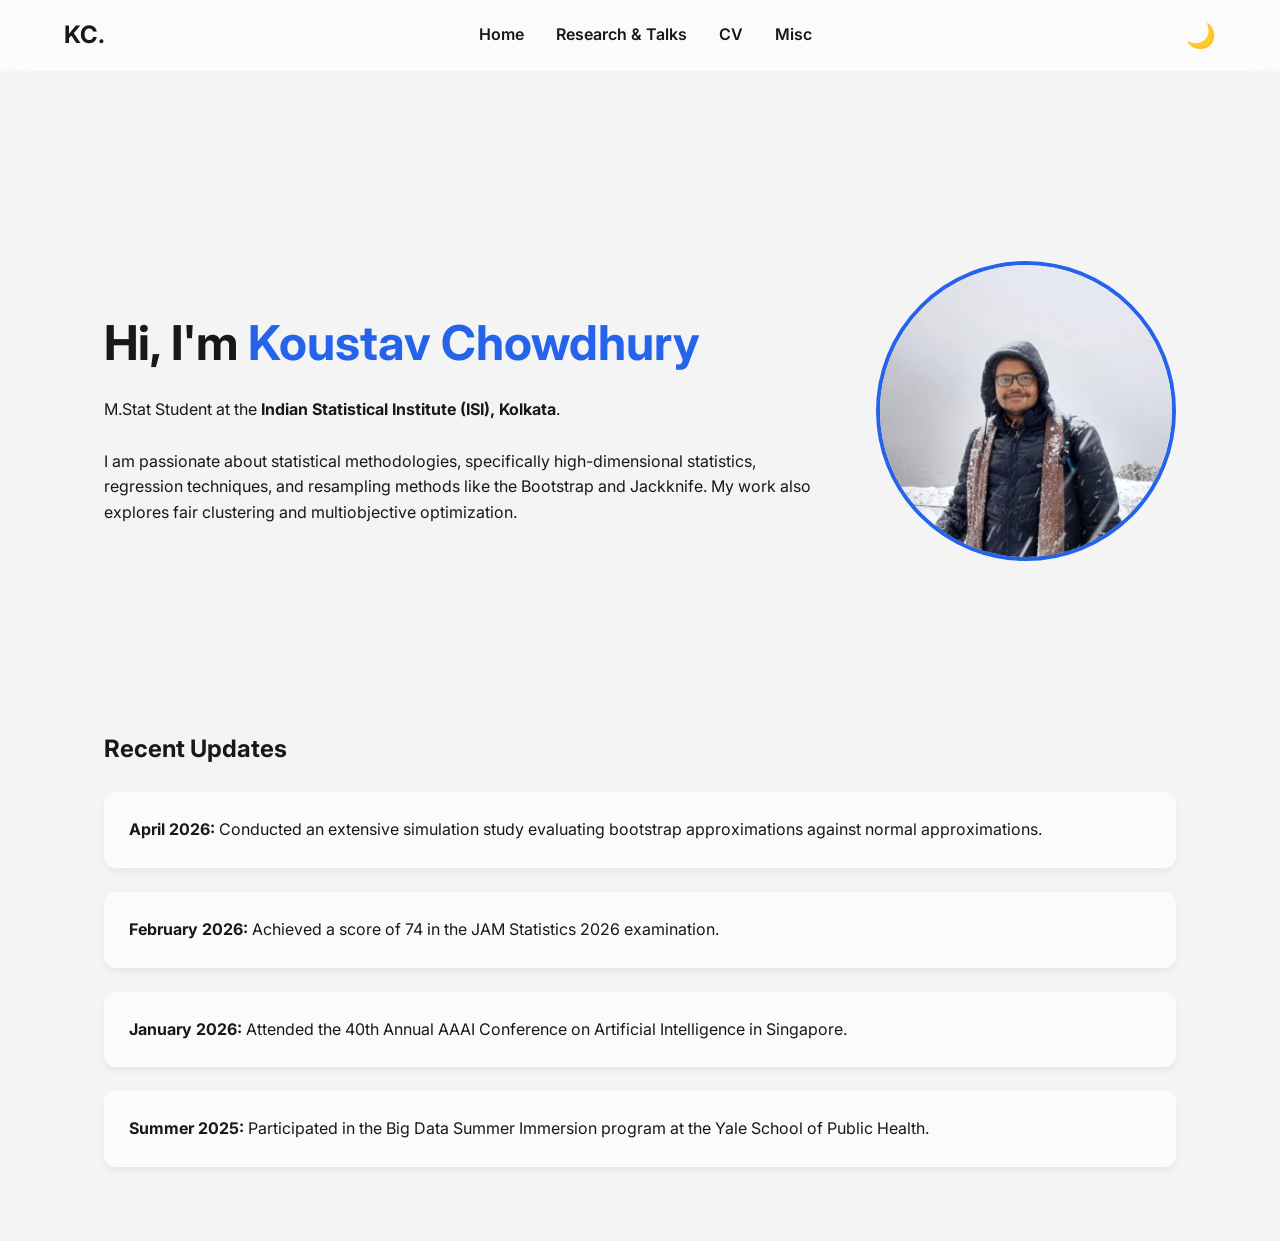
<file: index.html>
<!DOCTYPE html>
<html lang="en">
<head>
    <meta charset="UTF-8">
    <meta name="viewport" content="width=device-width, initial-scale=1.0">
    <title>Koustav Chowdhury | Academic Profile</title>
    <link rel="stylesheet" href="style.css">
</head>
<body>

    <nav>
        <h2>KC.</h2>
        <ul class="nav-links">
            <li><a href="index.html">Home</a></li>
            <li><a href="research.html">Research & Talks</a></li>
            <li><a href="cv.html">CV</a></li>
            <li><a href="misc.html">Misc</a></li>
        </ul>
        <button id="theme-toggle">🌙</button>
    </nav>

    <main>
        <section class="hero animate-on-scroll">
            <div class="hero-text">
                <h1>Hi, I'm <span>Koustav Chowdhury</span></h1>
                <p>M.Stat Student at the <strong>Indian Statistical Institute (ISI), Kolkata</strong>.</p>
                <br>
                <p>I am passionate about statistical methodologies, specifically high-dimensional statistics, regression techniques, and resampling methods like the Bootstrap and Jackknife. My work also explores fair clustering and multiobjective optimization.</p>
            </div>
            <div class="hero-photo">
                <img src="assets/profile.jpg" alt="Koustav Chowdhury">
            </div>
        </section>

        <section class="animate-on-scroll">
            <h2 style="margin-bottom: 1.5rem;">Recent Updates</h2>
            
            <div class="glass-card">
                <strong>April 2026:</strong> Conducted an extensive simulation study evaluating bootstrap approximations against normal approximations.
            </div>
            <div class="glass-card">
                <strong>February 2026:</strong> Achieved a score of 74 in the JAM Statistics 2026 examination.
            </div>
            <div class="glass-card">
                <strong>January 2026:</strong> Attended the 40th Annual AAAI Conference on Artificial Intelligence in Singapore.
            </div>
            <div class="glass-card">
                <strong>Summer 2025:</strong> Participated in the Big Data Summer Immersion program at the Yale School of Public Health.
            </div>
        </section>
    </main>

    <script src="script.js"></script>
</body>
</html>
</file>
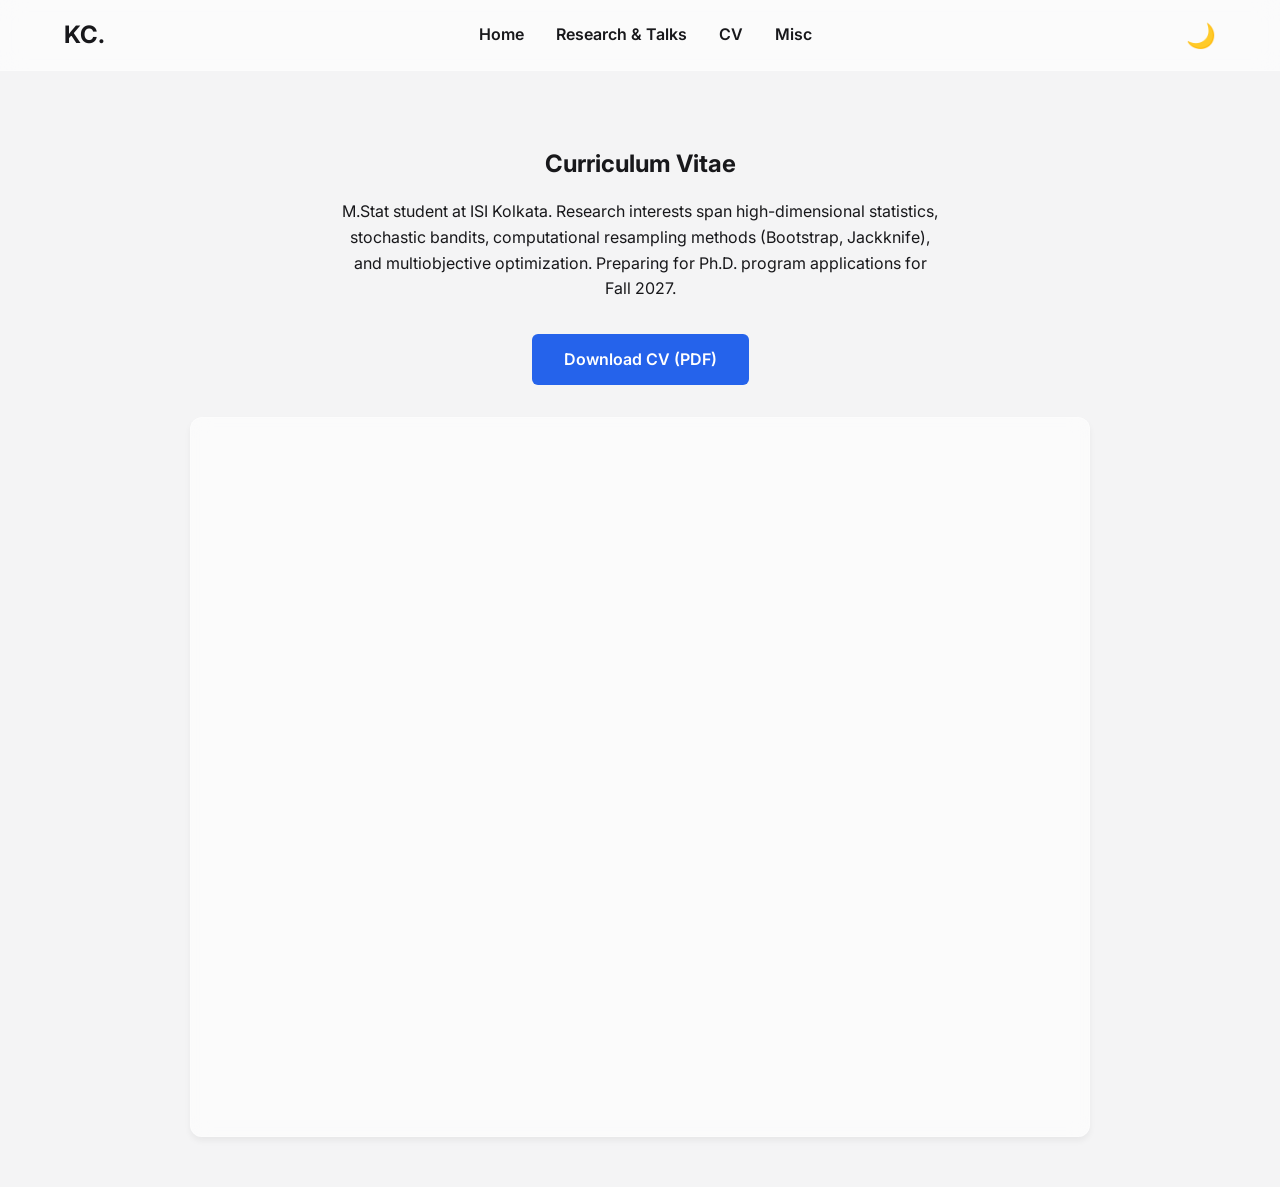
<file: cv.html>
<!DOCTYPE html>
<html lang="en">
<head>
    <meta charset="UTF-8">
    <meta name="viewport" content="width=device-width, initial-scale=1.0">
    <title>Koustav Chowdhury | Academic Profile</title>
    <link rel="stylesheet" href="style.css">
</head>
<body>

    <nav>
        <h2>KC.</h2>
        <ul class="nav-links">
            <li><a href="index.html">Home</a></li>
            <li><a href="research.html">Research & Talks</a></li>
            <li><a href="cv.html">CV</a></li>
            <li><a href="misc.html">Misc</a></li>
        </ul>
        <button id="theme-toggle">🌙</button>
    </nav>

    <main>
    <section class="animate-on-scroll" style="text-align: center; margin-top: 5vh;">
        <h1 style="margin-bottom: 1rem;">Curriculum Vitae</h1>
        <p style="max-width: 600px; margin: 0 auto 2rem auto;">
            M.Stat student at ISI Kolkata. Research interests span high-dimensional statistics, stochastic bandits, computational resampling methods (Bootstrap, Jackknife), and multiobjective optimization. Preparing for Ph.D. program applications for Fall 2027.
        </p>
        
        <div style="margin-bottom: 2rem;">
            <a href="assets/cv.pdf" download="Koustav_Chowdhury_CV.pdf" class="btn-primary">
                Download CV (PDF)
            </a>
        </div>

        <div class="pdf-container glass-card">
            <iframe src="assets/cv.pdf" width="100%" height="100%" title="CV PDF Viewer">
                <p>Your browser does not support PDFs. 
                <a href="assets/cv.pdf">Download the PDF</a> instead.</p>
            </iframe>
        </div>
    </section>
</main>

    <script src="script.js"></script>
</body>
</html>
</file>
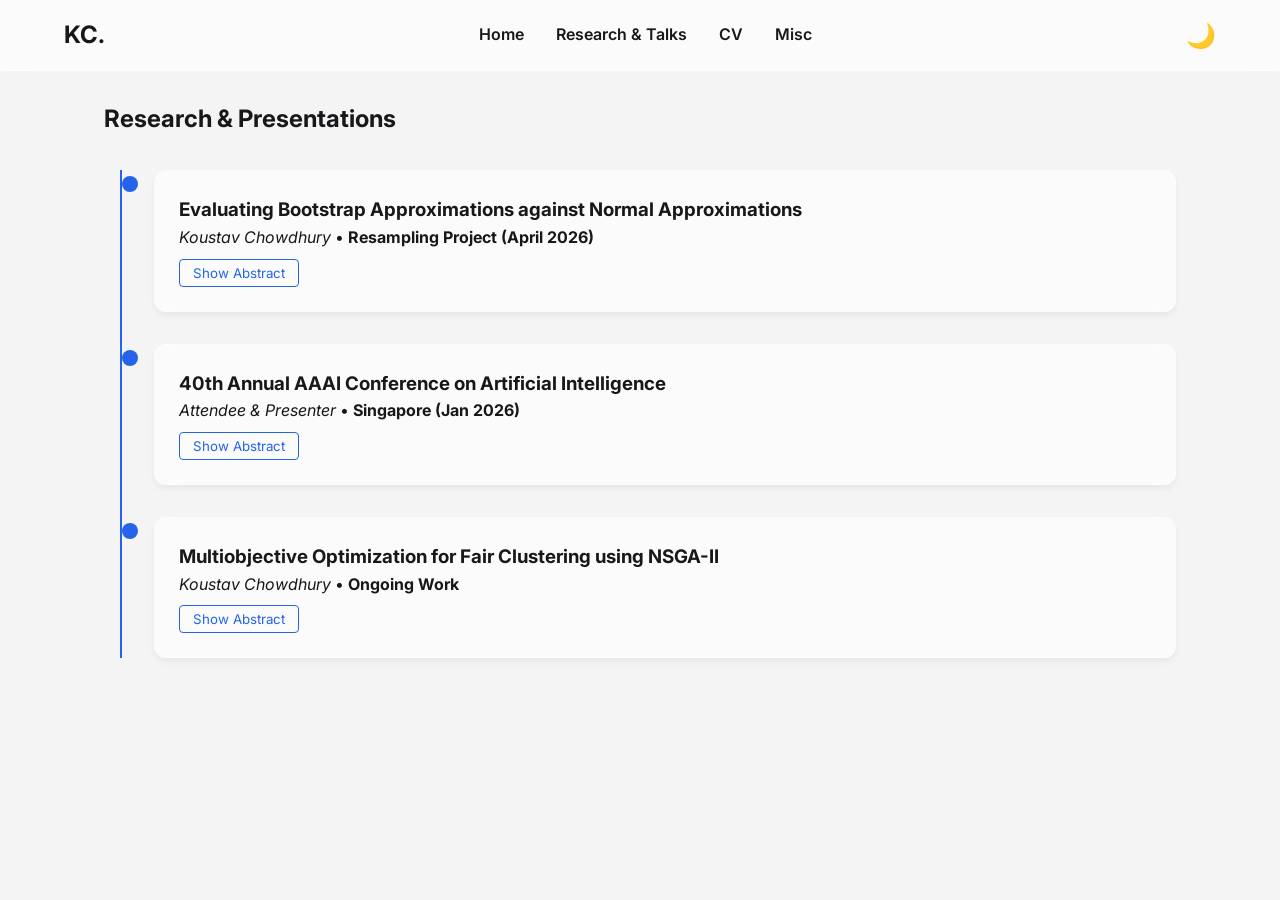
<file: research.html>
<!DOCTYPE html>
<html lang="en">
<head>
    <meta charset="UTF-8">
    <meta name="viewport" content="width=device-width, initial-scale=1.0">
    <title>Koustav Chowdhury | Academic Profile</title>
    <link rel="stylesheet" href="style.css">
</head>
<body>

    <nav>
        <h2>KC.</h2>
        <ul class="nav-links">
            <li><a href="index.html">Home</a></li>
            <li><a href="research.html">Research & Talks</a></li>
            <li><a href="cv.html">CV</a></li>
            <li><a href="misc.html">Misc</a></li>
        </ul>
        <button id="theme-toggle">🌙</button>
    </nav>

    <main>
    <section class="animate-on-scroll">
        <h1 style="margin-bottom: 2rem;">Research & Presentations</h1>
        
        <div class="timeline">
            <div class="timeline-item glass-card">
                <h3>Evaluating Bootstrap Approximations against Normal Approximations</h3>
                <p><em>Koustav Chowdhury</em> • <strong>Resampling Project (April 2026)</strong></p>
                <button class="toggle-btn" onclick="toggleAbstract(this)">Show Abstract</button>
                <div class="abstract-content">
                    <p>Designed a simulation study using R to compare the size and power of t-tests utilizing bootstrap cutoffs versus standard normal approximations, analyzing performance across various statistical models.</p>
                </div>
            </div>

            <div class="timeline-item glass-card">
                <h3>40th Annual AAAI Conference on Artificial Intelligence</h3>
                <p><em>Attendee & Presenter</em> • <strong>Singapore (Jan 2026)</strong></p>
                <button class="toggle-btn" onclick="toggleAbstract(this)">Show Abstract</button>
                <div class="abstract-content">
                    <p>Presented research findings and engaged with global experts on emerging AI and statistical paradigms.</p>
                </div>
            </div>

            <div class="timeline-item glass-card">
                <h3>Multiobjective Optimization for Fair Clustering using NSGA-II</h3>
                <p><em>Koustav Chowdhury</em> • <strong>Ongoing Work</strong></p>
                <button class="toggle-btn" onclick="toggleAbstract(this)">Show Abstract</button>
                <div class="abstract-content">
                    <p>Implementing multiobjective optimization techniques to develop fair versions of convex clustering algorithms utilizing Python and NSGA-II.</p>
                </div>
            </div>
        </div>
    </section>
</main>

    <script src="script.js"></script>
</body>
</html>
</file>
<file: style.css>
/* style.css */
@import url('https://fonts.googleapis.com/css2?family=Inter:wght@300;400;600;700&display=swap');

:root {
    --bg-color: #f4f4f5;
    --text-color: #18181b;
    --accent-color: #2563eb;
    --glass-bg: rgba(255, 255, 255, 0.6);
    --glass-border: rgba(255, 255, 255, 0.3);
    --card-hover: translateY(-5px);
}

[data-theme="dark"] {
    --bg-color: #09090b;
    --text-color: #fafafa;
    --accent-color: #3b82f6;
    --glass-bg: rgba(24, 24, 27, 0.6);
    --glass-border: rgba(255, 255, 255, 0.1);
}

* {
    margin: 0;
    padding: 0;
    box-sizing: border-box;
    font-family: 'Inter', sans-serif;
    transition: background-color 0.3s ease, color 0.3s ease;
}

body {
    background-color: var(--bg-color);
    color: var(--text-color);
    line-height: 1.6;
    overflow-x: hidden;
}

/* Navbar */
nav {
    position: fixed;
    top: 0; width: 100%;
    background: var(--glass-bg);
    backdrop-filter: blur(12px);
    border-bottom: 1px solid var(--glass-border);
    padding: 1rem 5%;
    display: flex;
    justify-content: space-between;
    align-items: center;
    z-index: 1000;
}

.nav-links {
    list-style: none;
    display: flex;
    gap: 2rem;
}

.nav-links a {
    text-decoration: none;
    color: var(--text-color);
    font-weight: 600;
    position: relative;
}

.nav-links a::after {
    content: '';
    position: absolute;
    width: 0; height: 2px;
    bottom: -4px; left: 0;
    background-color: var(--accent-color);
    transition: width 0.3s ease;
}

.nav-links a:hover::after {
    width: 100%;
}

#theme-toggle {
    background: none;
    border: none;
    cursor: pointer;
    font-size: 1.5rem;
    color: var(--text-color);
}

/* Layout Elements */
main {
    padding: 100px 5% 50px;
    max-width: 1200px;
    margin: 0 auto;
}

.glass-card {
    background: var(--glass-bg);
    backdrop-filter: blur(10px);
    border: 1px solid var(--glass-border);
    border-radius: 12px;
    padding: 1.5rem;
    margin-bottom: 1.5rem;
    box-shadow: 0 4px 6px rgba(0,0,0,0.05);
    transition: transform 0.3s ease;
}

.glass-card:hover {
    transform: var(--card-hover);
}

/* Hero Section */
.hero {
    display: flex;
    align-items: center;
    gap: 4rem;
    min-height: 70vh;
}

.hero-text h1 {
    font-size: 3rem;
    margin-bottom: 1rem;
}

.hero-text span {
    color: var(--accent-color);
}

.hero-photo img {
    width: 300px;
    height: 300px;
    border-radius: 50%;
    object-fit: cover;
    border: 4px solid var(--accent-color);
}

/* Timeline / Research */
.timeline {
    border-left: 2px solid var(--accent-color);
    padding-left: 2rem;
    margin-left: 1rem;
}

.timeline-item {
    position: relative;
    margin-bottom: 2rem;
}

.timeline-item::before {
    content: '';
    position: absolute;
    left: -33px;
    top: 5px;
    width: 16px;
    height: 16px;
    border-radius: 50%;
    background: var(--accent-color);
}

.abstract-content {
    display: none;
    margin-top: 1rem;
    font-size: 0.9rem;
    opacity: 0.8;
}

.abstract-content.active {
    display: block;
    animation: fadeIn 0.4s ease;
}

.toggle-btn {
    background: transparent;
    color: var(--accent-color);
    border: 1px solid var(--accent-color);
    padding: 0.3rem 0.8rem;
    border-radius: 4px;
    cursor: pointer;
    margin-top: 0.5rem;
}

/* Misc Sections */
.masonry {
    column-count: 3;
    column-gap: 1rem;
}

.masonry img {
    width: 100%;
    border-radius: 8px;
    margin-bottom: 1rem;
    break-inside: avoid;
}

.grid {
    display: grid;
    grid-template-columns: repeat(auto-fit, minmax(250px, 1fr));
    gap: 1.5rem;
}

/* Utility / Animations */
.animate-on-scroll {
    opacity: 0;
    transform: translateY(30px);
    transition: opacity 0.6s ease, transform 0.6s ease;
}

.animate-on-scroll.visible {
    opacity: 1;
    transform: translateY(0);
}

.btn-primary {
    display: inline-block;
    background: var(--accent-color);
    color: #fff;
    padding: 0.8rem 2rem;
    border-radius: 6px;
    text-decoration: none;
    font-weight: 600;
    border: none;
    cursor: pointer;
}

@keyframes fadeIn {
    from { opacity: 0; }
    to { opacity: 1; }
}

/* Responsive */
@media (max-width: 768px) {
    .hero { flex-direction: column-reverse; text-align: center; }
    .nav-links { display: none; /* Add a hamburger menu here later if desired */ }
    .masonry { column-count: 1; }
}

/* PDF Viewer Styling */
.pdf-container {
    width: 100%;
    max-width: 900px;
    height: 80vh; /* Adjust this value (e.g., 600px) if you want a fixed height */
    margin: 0 auto;
    padding: 0; /* Removes padding so the PDF fits flush with the edges */
    overflow: hidden;
    display: flex; /* Ensures the iframe fills the container properly */
}

.pdf-container iframe {
    border: none;
    border-radius: 12px; /* Matches the glass-card edges */
}

/* Responsive adjustment for mobile devices */
@media (max-width: 768px) {
    .pdf-container {
        height: 60vh; 
    }
}
</file>
